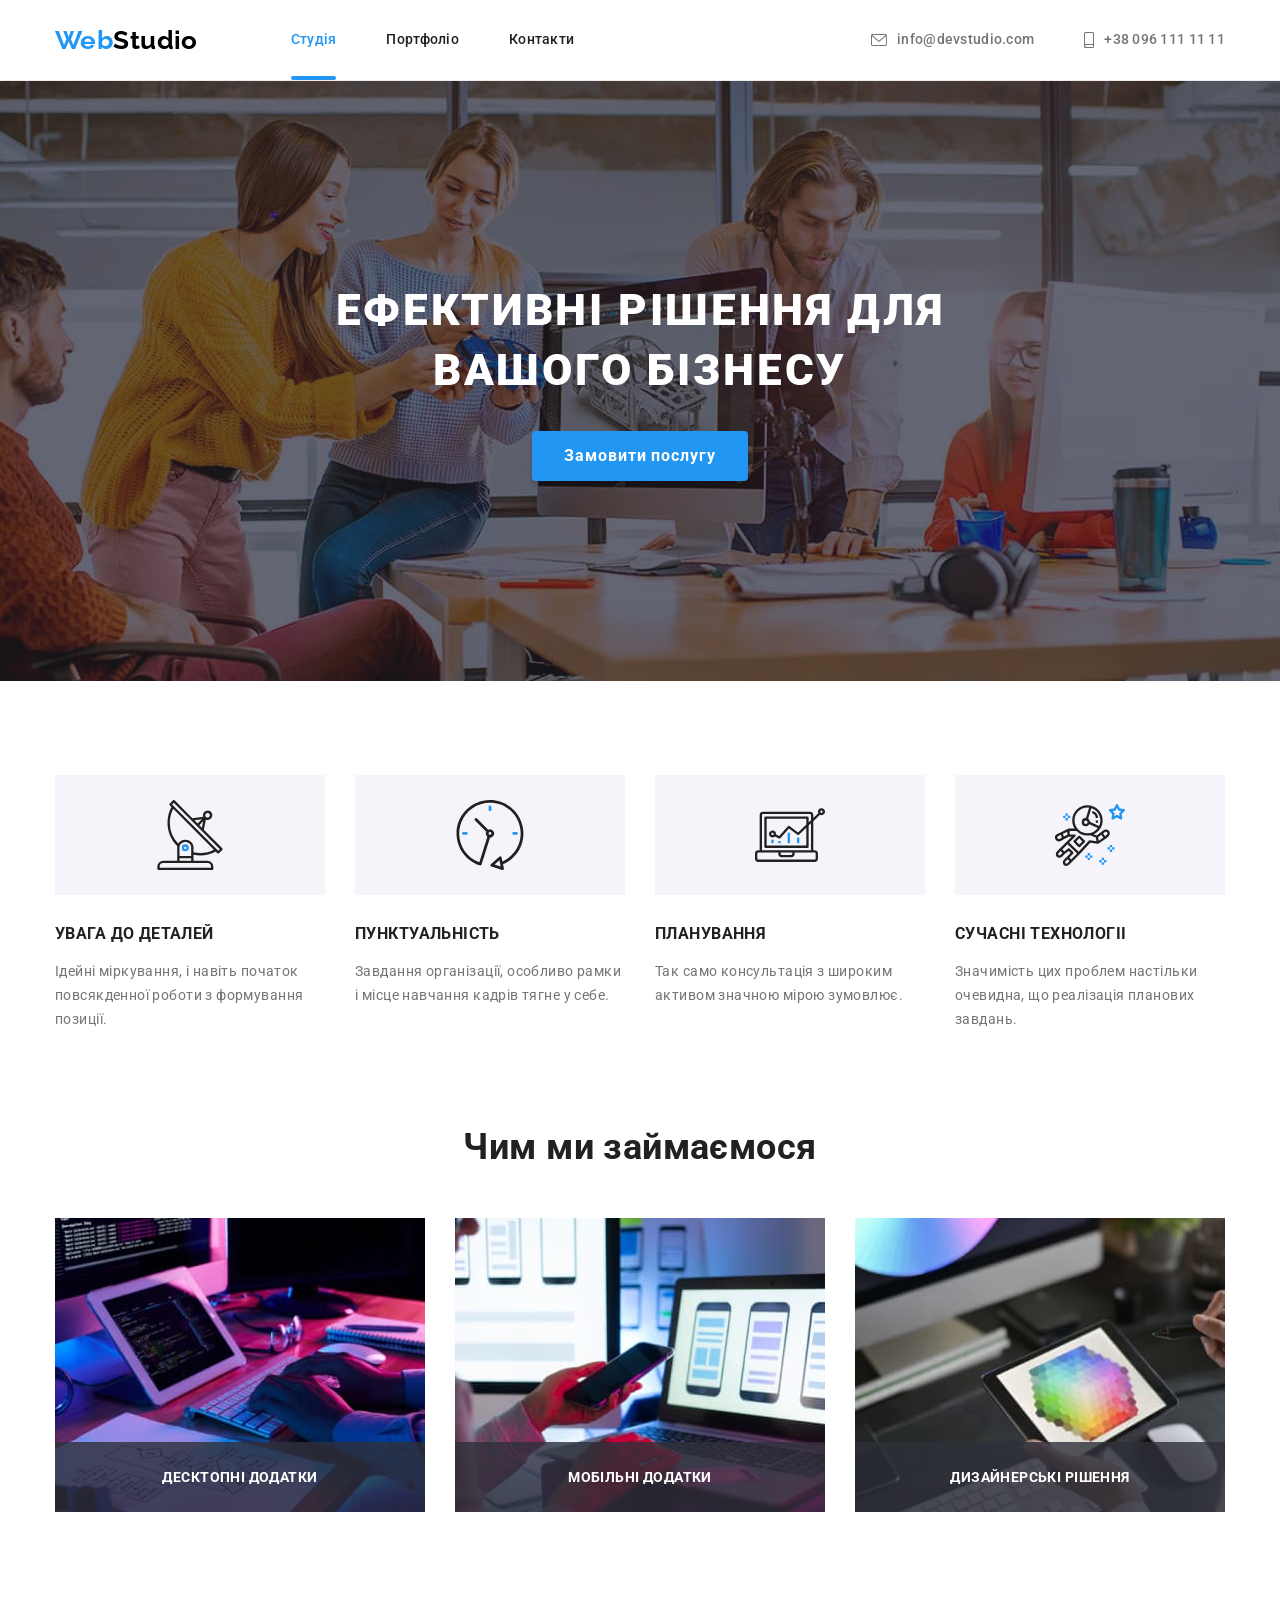
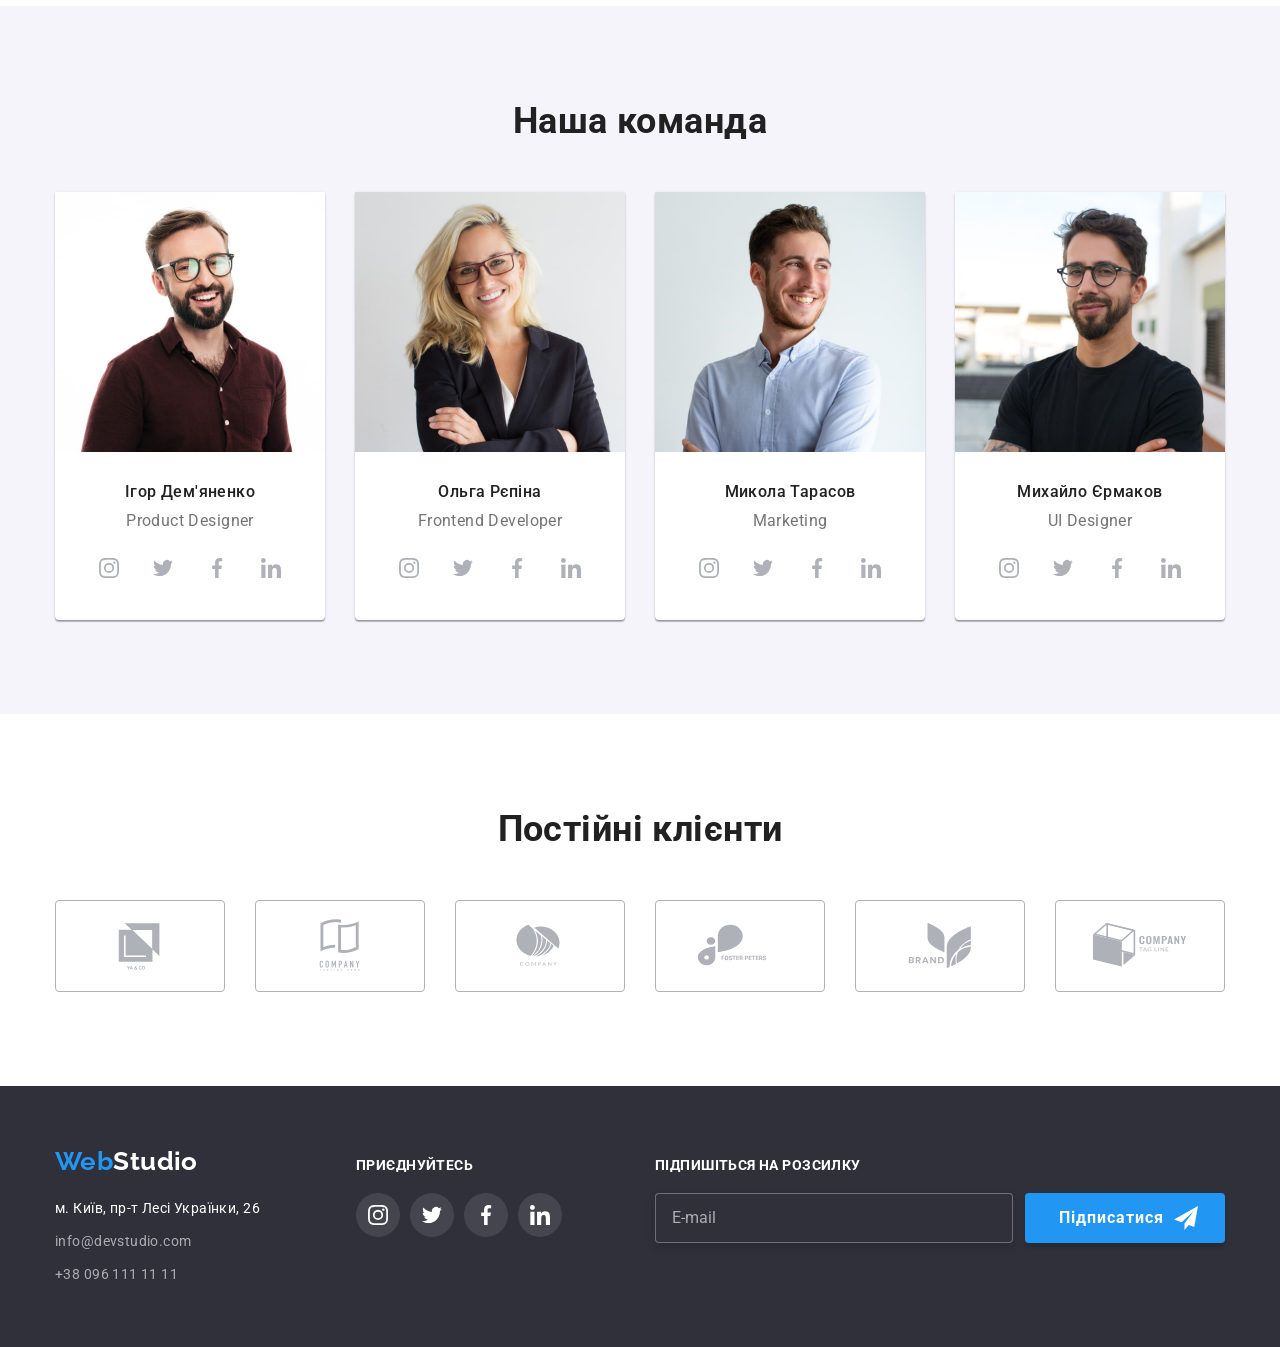
<file: index.html>
<!DOCTYPE html>
<html lang="uk">
<head>
    <meta charset="UTF-8">
    <meta http-equiv="X-UA-Compatible" content="IE=edge">
    <meta name="viewport" content="width=device-width, initial-scale=1.0">
    <title>Document</title>
    <link rel="preconnect" href="https://fonts.googleapis.com">
    <link rel="preconnect" href="https://fonts.gstatic.com" crossorigin>
    <link href="https://fonts.googleapis.com/css2?family=Raleway:wght@700&family=Roboto:wght@400;500;700;900& class="list-cartadisplay=swap" rel="stylesheet">
    <link rel="stylesheet" href="https://cdnjs.cloudflare.com/ajax/libs/modern-normalize/1.1.0/modern-normalize.min.css">
    <link rel="stylesheet" href="./css/styles.css">
</head>
<body>
    <header class="border-header">
            <div class="container site-auth">
                <nav class="site-auth">
                    <a href="./index.html" class="logo"><span class="web">Web</span>Studio</a>
                    <ul class="site-naw list">
                        <li class="iten"><a href="./index.html" class="studio current">Студія</a></li>
                        <li class="iten"><a href="./portfolio.html" class="portfolio">Портфоліо</a></li>
                        <li class="iten"><a href="" class="contact">Контакти</a></li>
                    </ul>
                </nav>
                <ul class="auth-naw list">
                    <li class="iten">
                        <a href="mailto:info@devstudio.com" class="com">
                        <svg class="icon-naw1" width="16" height="12">
                        <use href="./images/icons.svg/symbol-defs(2).svg#icon-envelope"></use>
                        </svg>info@devstudio.com</a>
                    </li>
                    <li class="iten">
                        <a href="tel:+380961111111" class="tel">
                        <svg class="icon-naw2" width="10" height="16">
                        <use href="./images/icons.svg/symbol-defs(2).svg#icon-smartphone"></use>
                        </svg>+38 096 111 11 11</a>
                    </li>
                </ul>
            </div>
    </header>
    <main>
            <!--Шапка-->
        <section class="hero overlya">
                <div class="container">
                    <h1 class="hero-title">Ефективні рішення для вашого бізнесу</h1>
                    <button type="button" class="button-title" data-modal-open>Замовити послугу</button>
                </div>
        </section>
            <!--Особливості-->
        <section class="section">
                <div class="container">
                    <h2 class="visually-hidden">Наші переваги</h2>
                    <ul class="benefit list">
                        <li class="advantage">
                            <div class="advantage-icon">
                                <svg class="icon-benefit" widht="70" height="70">
                                    <use href="./images/icons.svg/symbol-defs(2).svg#icon-antenna"></use>
                                </svg>
                            </div>
                            <h3 class="titles">Увага до деталей</h3>
                            <p class="list-text">Ідейні міркування, і навіть початок повсякденної роботи з формування позиції.</p>
                        </li>
                        <li class="advantage">
                            <div class="advantage-icon">
                                <svg class="icon-benefit" widht="70" height="70">
                                    <use href="./images/icons.svg/symbol-defs(2).svg#icon-clock"></use>
                                </svg>
                            </div>
                            <h3 class="titles">Пунктуальність</h3>
                            <p class="list-text">Завдання організації, особливо рамки і місце навчання кадрів тягне у себе.</p>
                        </li>
                        <li class="advantage">
                            <div class="advantage-icon">
                                <svg class="icon-benefit" widht="70" height="70">
                                    <use href="./images/icons.svg/symbol-defs(2).svg#icon-diagram"></use>
                                </svg>
                            </div>
                            <h3 class="titles">Планування</h3>
                            <p class="list-text">Так само консультація з широким активом значною мірою зумовлює.</p>
                        </li>
                        <li class="advantage">
                            <div class="advantage-icon">
                                <svg class="icon-benefit" widht="70" height="70">
                                    <use href="./images/icons.svg/symbol-defs(2).svg#icon-astronaut"></use>
                                </svg>
                            </div>
                            <h3 class="titles">Сучасні технологіі</h3>
                            <p class="list-text">Значимість цих проблем настільки очевидна, що реалізація планових завдань.</p>
                        </li>
                    </ul>
                </div>
        </section>
            <!--Чим займаємося-->
        <section class="work">
                <div class="container">
                    <h2 class="work-title">Чим ми займаємося</h2>
                    <ul class="work-flex list">
                        <li class="position">
                            <div class="over">
                            <img src="./images/img.jpg" alt="Програмування" width="370">
                            <p class="over-title">Десктопні додатки</p>
                            </div>
                        </li>
                        <li class="position">
                            <div class="over">
                            <img src="./images/img1.jpg" alt="Дизайн" width="370">
                            <p class="over-title">Мобільні додатки</p>
                            </div>
                        </li>
                        <li class="position">
                            <div class="over">
                            <img src="./images/img2.jpg" alt="Креслення" width="370">
                            <p class="over-title">Дизайнерські рішення</p>
                            </div>
                        </li>
                    </ul>
                </div>
        </section>
            <!--Наша команда-->
        <section class="section team">
                <div class="container">
                    <h2 class="team-title">Наша команда</h2>
                    <ul class="team-carta list">
                        <li class=carta-team>
                            <img src="./images/img3.jpg" alt="Фото Ігор Демяненко" width="270">
                            <div class="carta-blok">
                                <h3 class="name">Ігор Дем'яненко</h3>
                                <p class="profession" lang="en">Product Designer</p>
                                <ul class="icon-blok list">
                                    <li class="blok-social">
                                        <a href="" class="fon-icon">
                                            <svg class="centr" width="20" height="20">
                                                <use href="./images/icons.svg/symbol-defs(2).svg#icon-instagram"></use>
                                            </svg>
                                        </a>
                                    </li>
                                    <li class="blok-social">
                                        <a href="" class="fon-icon">
                                            <svg class="centr" width="20" height="20">
                                                <use href="./images/icons.svg/symbol-defs(2).svg#icon-twitter"></use>
                                            </svg>
                                        </a>
                                    </li>
                                    <li class="blok-social">
                                        <a href="" class="fon-icon">
                                            <svg class="centr" width="20" height="20">
                                                <use href="./images/icons.svg/symbol-defs(2).svg#icon-facebook"></use>
                                            </svg>
                                        </a>
                                    </li>
                                    <li class="blok-social">
                                        <a href="" class="fon-icon">
                                            <svg class="centr" width="20" height="20">
                                                <use href="./images/icons.svg/symbol-defs(2).svg#icon-linkedin"></use>
                                            </svg>
                                        </a>
                                    </li>
                                </ul>
                            </div>
                        </li>
                        <li class="carta-team">
                            <img src="./images/img4.jpg" alt="Фото Ольга репіна" width="270">
                            <div class="carta-blok">
                                <h3 class="name">Ольга Рєпіна</h3>
                                <p class="profession" lang="en">Frontend Developer</p>
                                <ul class="icon-blok list">
                                    <li class="blok-social">
                                        <a href="" class="fon-icon">
                                            <svg class="centr" width="20" height="20">
                                                <use href="./images/icons.svg/symbol-defs(2).svg#icon-instagram"></use>
                                            </svg>
                                        </a>
                                    </li>
                                    <li class="blok-social">
                                        <a href="" class="fon-icon">
                                            <svg class="centr" width="20" height="20">
                                                <use href="./images/icons.svg/symbol-defs(2).svg#icon-twitter"></use>
                                            </svg>
                                        </a>
                                    </li>
                                    <li class="blok-social">
                                        <a href="" class="fon-icon">
                                            <svg class="centr" width="20" height="20">
                                                <use href="./images/icons.svg/symbol-defs(2).svg#icon-facebook"></use>
                                            </svg>
                                        </a>
                                    </li>
                                    <li class="blok-social">
                                        <a href="" class="fon-icon">
                                            <svg class="centr" width="20" height="20">
                                                <use href="./images/icons.svg/symbol-defs(2).svg#icon-linkedin"></use>
                                            </svg>
                                        </a>
                                    </li>
                                </ul>
                            </div>
                        </li>
                        <li class="carta-team">
                            <img src="./images/img5.jpg" alt="Фото Микола Тарасов" width="270">
                            <div class="carta-blok">
                                <h3 class="name">Микола Тарасов</h3>
                                <p class="profession" lang="en">Marketing</p>
                                <ul class="icon-blok list">
                                    <li class="blok-social">
                                        <a href="" class="fon-icon">
                                            <svg class="centr" width="20" height="20">
                                                <use href="./images/icons.svg/symbol-defs(2).svg#icon-instagram"></use>
                                            </svg>
                                        </a>
                                    </li>
                                    <li class="blok-social">
                                        <a href="" class="fon-icon">
                                            <svg class="centr" width="20" height="20">
                                                <use href="./images/icons.svg/symbol-defs(2).svg#icon-twitter"></use>
                                            </svg>
                                        </a>
                                    </li>
                                    <li class="blok-social">
                                        <a href="" class="fon-icon">
                                            <svg class="centr" width="20" height="20">
                                                <use href="./images/icons.svg/symbol-defs(2).svg#icon-facebook"></use>
                                            </svg>
                                        </a>
                                    </li>
                                    <li class="blok-social">
                                        <a href="" class="fon-icon">
                                            <svg class="centr" width="20" height="20">
                                                <use href="./images/icons.svg/symbol-defs(2).svg#icon-linkedin"></use>
                                            </svg>
                                        </a>
                                    </li>
                                </ul>
                            </div>
                        </li>
                        <li class="carta-team">
                            <img src="./images/img6.jpg" alt="Фото Михайло Єрмаков" width="270">
                            <div class="carta-blok">
                                <h3 class="name">Михайло Єрмаков</h3>
                                <p class="profession" lang="en">UI Designer</p>
                                <ul class="icon-blok list">
                                    <li class="blok-social">
                                        <a href="" class="fon-icon">
                                            <svg class="centr" width="20" height="20">
                                                <use href="./images/icons.svg/symbol-defs(2).svg#icon-instagram"></use>
                                            </svg>
                                        </a>
                                    </li>
                                    <li class="blok-social">
                                        <a href="" class="fon-icon">
                                            <svg class="centr" width="20" height="20">
                                                <use href="./images/icons.svg/symbol-defs(2).svg#icon-twitter"></use>
                                            </svg>
                                        </a>
                                    </li>
                                    <li class="blok-social">
                                        <a href="" class="fon-icon">
                                            <svg class="centr" width="20" height="20">
                                                <use href="./images/icons.svg/symbol-defs(2).svg#icon-facebook"></use>
                                            </svg>
                                        </a>
                                    </li>
                                    <li class="blok-social">
                                        <a href="" class="fon-icon">
                                            <svg class="centr" width="20" height="20">
                                                <use href="./images/icons.svg/symbol-defs(2).svg#icon-linkedin"></use>
                                            </svg>
                                        </a>
                                    </li>
                                </ul>
                            </div>
                        </li>
                    </ul>
                </div>
        </section>
            <!--Постійні клієнти-->
        <section class="section">
                <div class="container">
                    <h2 class="client-title">Постійні клієнти</h2>
                    <ul class="logo-client list">
                        <li class="client-border">
                            <a href="" class="logo-container">
                                <svg class="client-icon" width="106" height="60">
                                    <use href="./images/icons.svg/symbol-defs(2).svg#icon-logo1"></use>
                                </svg>
                            </a>
                        </li>
                        <li class="client-border">
                            <a href="" class="logo-container">
                                <svg class="client-icon" width="106" height="60">
                                    <use href="./images/icons.svg/symbol-defs(2).svg#icon-logo2"></use>
                                </svg>
                            </a>
                        </li>
                        <li class="client-border">
                            <a href="" class="logo-container">
                                <svg class="client-icon" width="106" height="60">
                                    <use href="./images/icons.svg/symbol-defs(2).svg#icon-logo3"></use>
                                </svg>
                            </a>
                        </li>
                        <li class="client-border">
                            <a href="" class="logo-container">
                                <svg class="client-icon" width="106" height="60">
                                    <use href="./images/icons.svg/symbol-defs(2).svg#icon-logo4"></use>
                                </svg>
                            </a>
                        </li>
                        <li class="client-border">
                            <a href="" class="logo-container">
                                <svg class="client-icon" width="106" height="60">
                                    <use href="./images/icons.svg/symbol-defs(2).svg#icon-logo5"></use>
                                </svg>
                            </a>
                        </li>
                        <li class="client-border">
                            <a href="" class="logo-container">
                                <svg class="client-icon" width="106" height="60">
                                        <use href="./images/icons.svg/symbol-defs(2).svg#icon-logo6"></use>
                                 </svg>
                            </a>
                        </li>
                    </ul>
                </div>
        </section>
    </main>
        <!--Футер-->
    <footer class="footer">
            <div class="container logo-social">
                <div class="blok-footer">
                    <a href="./index.html" class="logo-studio"><span class="web">Web</span>Studio</a>
                    <address class="addres-footer">
                        <ul class="footer-addres list">
                            <li class="list-footer"><a href="https://goo.gl/maps/CPtrU1FHBa2aNyZL9" target="_blank" rel="noopener noreferrer nofollow" class="address">м. Київ, пр-т Лесі Українки, 26</a></li>
                            <li class="list-footer"><a href="mailto:info@devstudio.com" class="info">info@devstudio.com</a></li>
                            <li class="list-footer"><a href="tel:+380961111111" class="telefon">+38 096 111 11 11</a></li>
                        </ul>
                    </address>
                </div>
                <div class="blok-footer">
                    <p class="footer-text">приєднуйтесь</p>
                    <ul class="icon-footer list">
                        <li class="social-blok">
                            <a href="" class="icon-fon">
                                <svg class="centr-icon" width="20" height="20">
                                    <use href="./images/icons.svg/symbol-defs(2).svg#icon-instagram"></use>
                                </svg>
                            </a>
                        </li>
                        <li class="social-blok">
                            <a href="" class="icon-fon">
                                <svg class="centr-icon" width="20" height="20">
                                    <use href="./images/icons.svg/symbol-defs(2).svg#icon-twitter"></use>
                                </svg>
                            </a>
                        </li>
                        <li class="social-blok">
                            <a href="" class="icon-fon">
                                <svg class="centr-icon" width="20" height="20">
                                    <use href="./images/icons.svg/symbol-defs(2).svg#icon-facebook"></use>
                                </svg>
                            </a>
                        </li>
                        <li class="social-blok">
                            <a href="" class="icon-fon">
                                <svg class="centr-icon" width="20" height="20">
                                    <use href="./images/icons.svg/symbol-defs(2).svg#icon-linkedin"></use>
                                </svg>
                            </a>
                        </li>
                    </ul>
                </div>
                <form name="footer-form" class="blok-form">
                    <p class="footer-text">Підпишіться на розсилку</p>
                    <div class="telegram-list">
                        <label class="mail-input">
                            <input type="email" name="mail" class="form-input" placeholder="E-mail">
                        </label>
                        <button type="button" class="footer-button">Підписатися
                            <svg class="button-icon" width="24" height="24">
                                <use href="./images/icons.svg/symbol-defs(3).svg#icon-icon-send"></use>
                            </svg>
                        </button>
                    </div>
                </form>
            </div>
    </footer>
        <!--Модалка-->
    <div class="backdrop is-hidden" data-modal>
        <form class="modal">
            <button class="close" data-modal-close>
              <svg class="modal-close" width="18" height="18">
                  <use href="./images/icons.svg/symbol-defs1.svg#icon-close-black-18dpsvg"></use>
              </svg>
            </button>
            <p class="modal-title">Залиште свої дані, ми вам передзвонимо</p>
            <div class="modal-blok">
                <label class="modal-label">Ім'я
                    <input type="text" name="name" class="modal-input" autocomplete="name">
                    <svg class="modal-icon" width="18" height="18">
                        <use href="./images/icons.svg/symbol-defs(3).svg#icon-person-black-18dp-1"></use>
                    </svg>
                </label>
            </div>
            <div class="modal-blok">
                <label class="modal-label">Телефон
                    <input type="tel" name="tel" class="modal-input">
                    <svg class="modal-icon" width="18" height="18">
                        <use href="./images/icons.svg/symbol-defs(3).svg#icon-phone-black-18dp-1"></use>
                    </svg>
                </label>
            </div>
            <div class="modal-blok">
                <label class="modal-label">Пошта
                    <input type="email" name="email" class="modal-input" autocomplete="email">
                    <svg class="modal-icon" width="18" height="18">
                        <use href="./images/icons.svg/symbol-defs(3).svg#icon-icon-send-2"></use>
                    </svg>
                </label>
            </div>
            <div class="modal-textarea">
                <label class="modal-label">Коментар
                    <textarea name="coment" class="modal-text" placeholder="Введіть текст"></textarea>
                </label>
            </div>
            <div class="modal-topic">
                <label class="modal-contract">
                    <input class="checkbox"  type="checkbox" name="topic" value="contract">
                    <svg class="modal-checkbox" width="16" height="15">
                        <use href="./images/icons.svg/symbol-defs(3).svg#icon-icon-check"></use>
                    </svg>
                    Погоджуюся з розсилкою та приймаю<a class="conditions" href="#">Умови договору</a>
                </label>
            </div>
            <div class="modal-button">
                <button type="submit" class="button-send">Відправити</button>
            </div>
        <form>
    </div>
    <script src="./js/modal.js"></script>
</body>
</html>
</file>
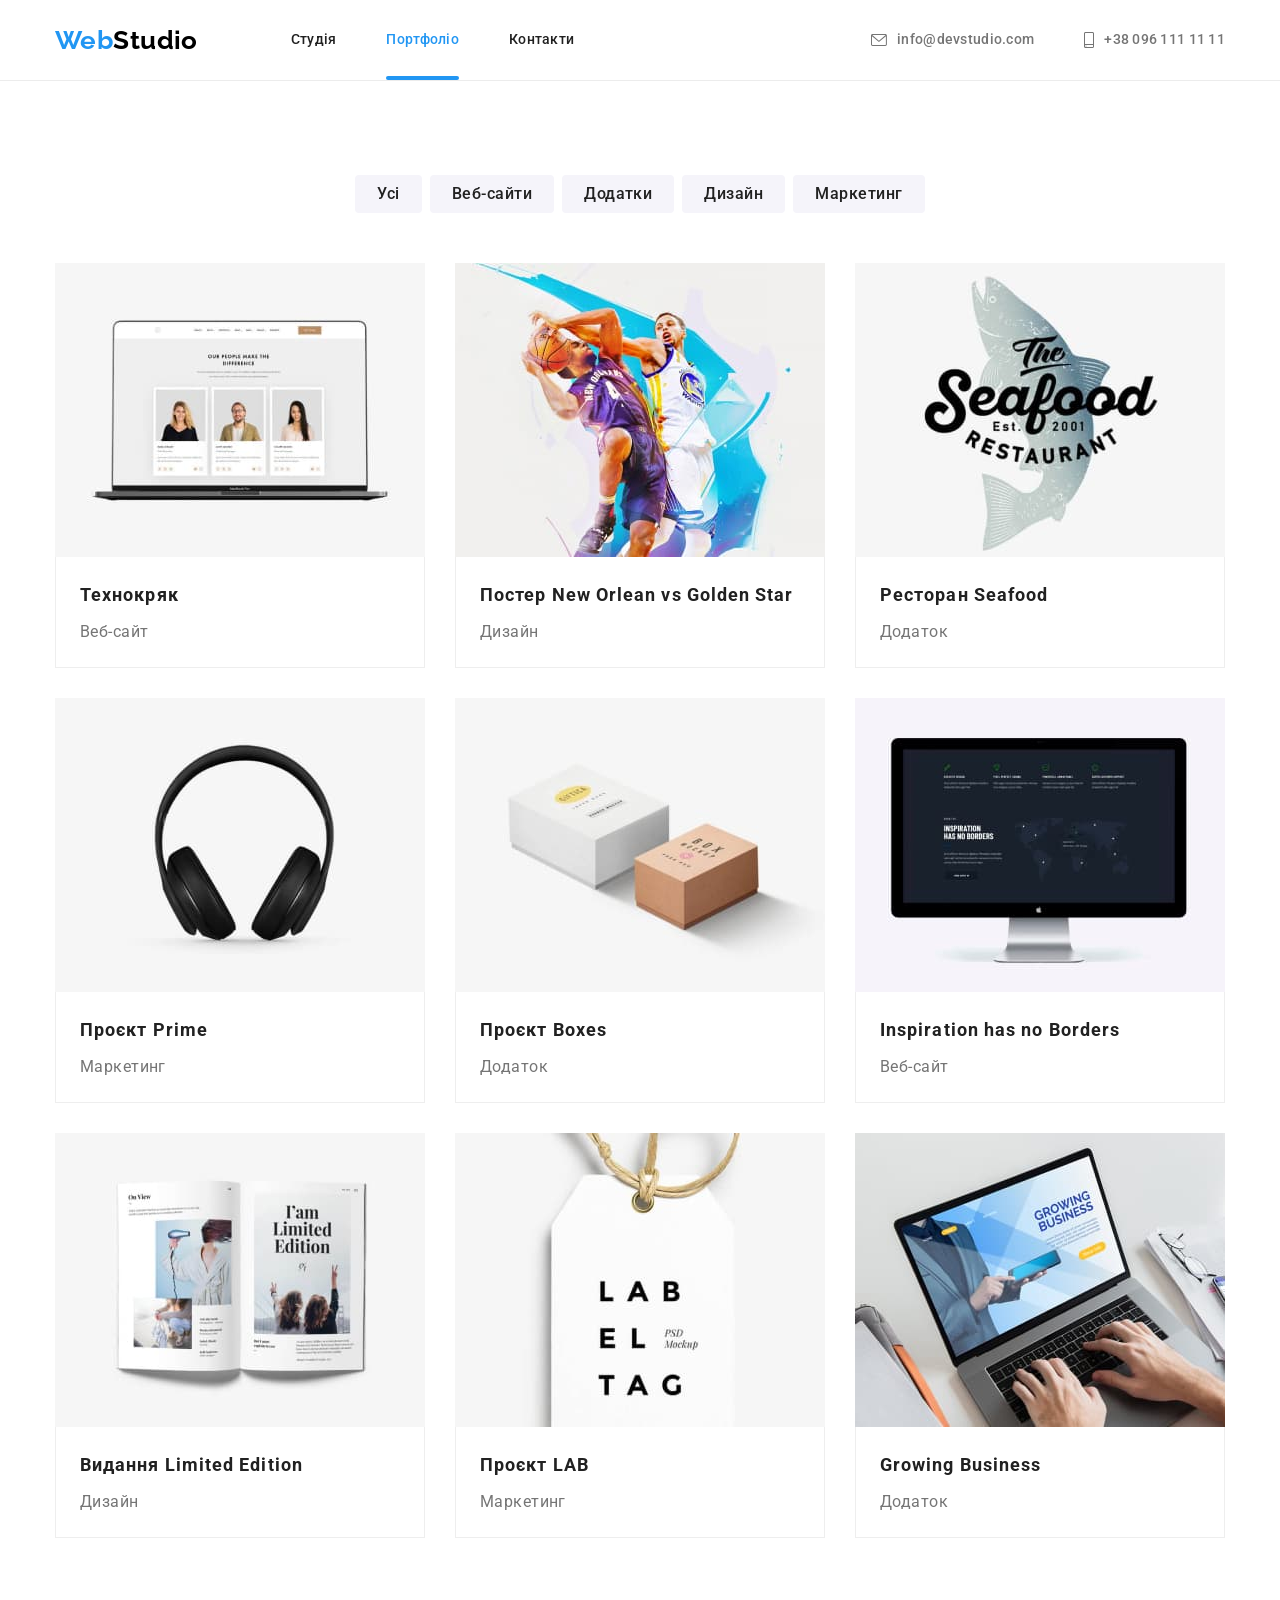
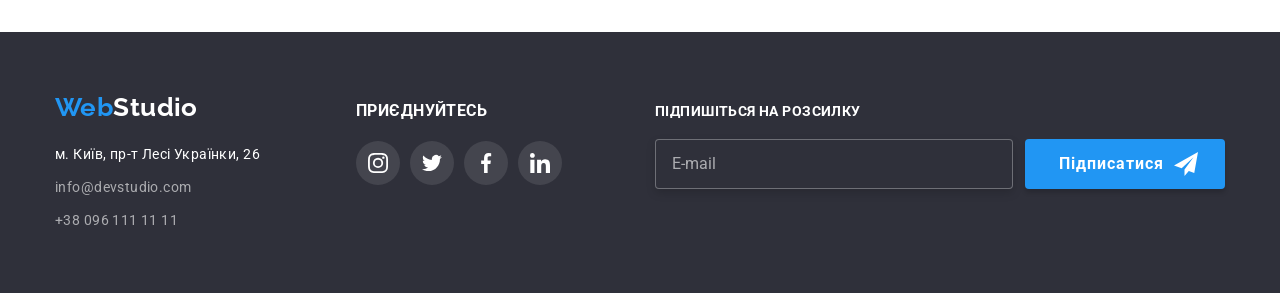
<file: portfolio.html>
<!DOCTYPE html>
<html lang="uk">
<head>
    <meta charset="UTF-8">
    <meta http-equiv="X-UA-Compatible" content="IE=edge">
    <meta name="viewport" content="width=device-width, initial-scale=1.0">
    <title>Document</title>
    <link rel="preconnect" href="https://fonts.googleapis.com">
    <link rel="preconnect" href="https://fonts.gstatic.com" crossorigin>
    <link href="https://fonts.googleapis.com/css2?family=Raleway:wght@700&family=Roboto:wght@400;500;700;900&display=swap" rel="stylesheet">
    <link rel="stylesheet" href="https://cdnjs.cloudflare.com/ajax/libs/modern-normalize/1.1.0/modern-normalize.min.css">
    <link rel="stylesheet" href="./css/styles.css">
</head>
<body>
    <header class="border-header">
        <div class="container site-auth">
            <nav class="site-auth">
                <a href="./index.html" class="logo"><span class="web">Web</span>Studio</a>
                <ul class="site-naw list">
                    <li class="iten"><a href="./index.html" class="studio">Студія</a></li>
                    <li class="iten"><a href="./portfolio.html" class="portfolio current">Портфоліо</a></li>
                    <li class="iten"><a href="#" class="contact">Контакти</a></li>
                </ul>
            </nav>
            <ul class="auth-naw list">
                <li class="iten">
                    <a href="mailto:info@devstudio.com" class="com">
                    <svg class="icon-naw1" width="16" height="12">
                    <use href="./images/icons.svg/symbol-defs(2).svg#icon-envelope"></use>
                    </svg>info@devstudio.com</a>
                </li>
                <li class="iten">
                    <a href="tel:+380961111111" class="tel">
                    <svg class="icon-naw2" width="10" height="16">
                    <use href="./images/icons.svg/symbol-defs(2).svg#icon-smartphone"></use>
                    </svg>+38 096 111 11 11</a>
                </li>
            </ul>
        </div>
    </header>
    <main>
        <section class="section">
            <div class="container">
                <h1 class="visually-hidden">Проекти</h1>
                <ul class="menu list">
                    <li class="menu-button"><button type="button" class="button">Усі</button></li>
                    <li class="menu-button"><button type="button" class="button">Веб-сайти</button></li>
                    <li class="menu-button"><button type="button" class="button">Додатки</button></li>
                    <li class="menu-button"><button type="button" class="button">Дизайн</button></li>
                    <li class="menu-button"><button type="button" class="button">Маркетинг</button></li>
                </ul>
                <ul class="flex-container list">
                    <li class="flex-carta">
                        <a class="carta-link" href="">
                            <div class="overlay">
                                <img src="./images/img7.jpg" alt="Екран веб-сайта" width="370" height="294">
                                <p class="overlay-text">Ресурс пропонує комплексні пропозиції з різним рівнем функціоналу та сервісів.
                                 Все це дозволить відвідувачу отримати вичерпні відомості про компанію чи приватну особу.
                                </p>
                            </div>
                            <div class="carta">
                                <h3 class="text-title">Технокряк</h3>
                                <p class="paragraph">Веб-сайт</p>
                            </div>
                        </a>
                    </li>
                    <li class="flex-carta">
                        <a class="carta-link" href="">
                            <div class="overlay">
                                <img src="./images/img8.jpg" alt="Гра в баскетбол" width="370" height="294">
                                <p class="overlay-text">Ресурс пропонує комплексні пропозиції з різним рівнем функціоналу та сервісів.
                                 Все це дозволить відвідувачу отримати вичерпні відомості про компанію чи приватну особу.
                                </p>
                            </div>
                            <div class="carta">
                                <h3 class="text-title">Постер New Orlean vs Golden Star</h3>
                                <p class="paragraph">Дизайн</p>
                            </div>
                        </a>                        
                    </li>
                    <li class="flex-carta">
                        <a class="carta-link" href="">
                            <div class="overlay">
                                <img src="./images/img9.jpg" alt="Заставка додатку" width="370" height="294">
                                <p class="overlay-text">Ресурс пропонує комплексні пропозиції з різним рівнем функціоналу та сервісів.
                                 Все це дозволить відвідувачу отримати вичерпні відомості про компанію чи приватну особу.
                                </p>
                            </div>
                            <div class="carta">
                                <h3 class="text-title">Ресторан Seafood</h3>
                                <p class="paragraph">Додаток</p>
                            </div>
                        </a>
                    </li>
                    <li class="flex-carta">
                        <a class="carta-link" href="">
                            <div class="overlay">
                                <img src="./images/img10.jpg" alt="Зображення наушників" width="370" height="294">
                                <p class="overlay-text">Ресурс пропонує комплексні пропозиції з різним рівнем функціоналу та сервісів.
                                 Все це дозволить відвідувачу отримати вичерпні відомості про компанію чи приватну особу.
                                </p>
                            </div>
                            <div class="carta">
                                <h3 class="text-title">Проєкт Prime</h3>
                                <p class="paragraph">Маркетинг</p>
                            </div>
                        </a>
                    </li>
                    <li class="flex-carta">
                        <a class="carta-link" href="">
                            <div class="overlay">
                                <img src="./images/img11.jpg" alt="Зображення боксів" width="370" height="294">
                                <p class="overlay-text">Ресурс пропонує комплексні пропозиції з різним рівнем функціоналу та сервісів.
                                 Все це дозволить відвідувачу отримати вичерпні відомості про компанію чи приватну особу.
                                </p>
                            </div>
                            <div class="carta">
                                <h3 class="text-title">Проєкт Boxes</h3>
                                <p class="paragraph">Додаток</p>
                            </div>
                        </a>
                    </li>
                    <li class="flex-carta">
                        <a class="carta-link" href="">
                            <div class="overlay">
                                <img src="./images/img12.jpg" alt="Монітор з відкритим веб-сайтом" width="370" height="294">
                                <p class="overlay-text">Ресурс пропонує комплексні пропозиції з різним рівнем функціоналу та сервісів.
                                 Все це дозволить відвідувачу отримати вичерпні відомості про компанію чи приватну особу.
                                </p>
                            </div>
                            <div class="carta">
                                <h3 class="text-title">Inspiration has no Borders</h3>
                                <p class="paragraph">Веб-сайт</p>
                            </div>
                        </a>
                    </li>
                    <li class="flex-carta">
                        <a class="carta-link" href="">
                            <div class="overlay">
                                <img src="./images/img13.jpg" alt="Дизайн брошури" width="370" height="294">
                                <p class="overlay-text">Ресурс пропонує комплексні пропозиції з різним рівнем функціоналу та сервісів.
                                 Все це дозволить відвідувачу отримати вичерпні відомості про компанію чи приватну особу.
                                </p>
                            </div>
                            <div class="carta">
                                <h3 class="text-title">Видання Limited Edition</h3>
                                <p class="paragraph">Дизайн</p>
                            </div>
                        </a>
                    </li>
                    <li class="flex-carta">
                        <a class="carta-link" href="">
                            <div class="overlay">
                                <img src="./images/img14.jpg" alt="Зображення лого" width="370" height="294">
                                <p class="overlay-text">Ресурс пропонує комплексні пропозиції з різним рівнем функціоналу та сервісів.
                                 Все це дозволить відвідувачу отримати вичерпні відомості про компанію чи приватну особу.
                                </p>
                            </div>
                            <div class="carta">
                                <h3 class="text-title">Проєкт LAB</h3>
                                <p class="paragraph">Маркетинг</p>
                            </div>
                        </a>
                    </li>
                    <li class="flex-carta">
                        <a class="carta-link" href="">
                            <div class="overlay">
                                <img src="./images/img15.jpg" alt="Зображення додатку в ноутбукі" width="370" height="294">
                                <p class="overlay-text">Ресурс пропонує комплексні пропозиції з різним рівнем функціоналу та сервісів.
                                 Все це дозволить відвідувачу отримати вичерпні відомості про компанію чи приватну особу.
                                </p>
                            </div>
                            <div class="carta">
                                <h3 class="text-title">Growing Business</h3>
                                <p class="paragraph">Додаток</p>
                            </div>
                        </a>
                    </li>
                </ul>
            </div>
        </section>
    </main>
     <!--Футер-->
    <footer class="footer">
        <div class="container logo-social">
            <div class="blok-footer">
                <a href="./index.html" class="logo-studio"><span class="web">Web</span>Studio</a>
                <address class="addres-footer">
                    <ul class="footer-addres list">
                        <li class="list-footer"><a href="https://goo.gl/maps/CPtrU1FHBa2aNyZL9" target="_blank" rel="noopener noreferrer nofollow" class="address">м. Київ, пр-т Лесі Українки, 26</a></li>
                        <li class="list-footer"><a href="mailto:info@devstudio.com" class="info">info@devstudio.com</a></li>
                        <li class="list-footer"><a href="tel:+380961111111" class="telefon">+38 096 111 11 11</a></li>
                    </ul>
                </address>
            </div>
            <div class="blok-footer">
                <h3 class="footer-text">приєднуйтесь</h3>
                <ul class="icon-footer list">
                    <li class="social-blok">
                        <a href="" class="icon-fon">
                            <svg class="centr-icon" width="20" height="20">
                                <use href="./images/icons.svg/symbol-defs(2).svg#icon-instagram"></use>
                            </svg>
                        </a>
                    </li>
                    <li class="social-blok">
                        <a href="" class="icon-fon">
                            <svg class="centr-icon" width="20" height="20">
                                <use href="./images/icons.svg/symbol-defs(2).svg#icon-twitter"></use>
                            </svg>
                        </a>
                    </li>
                    <li class="social-blok">
                        <a href="" class="icon-fon">
                            <svg class="centr-icon" width="20" height="20">
                                <use href="./images/icons.svg/symbol-defs(2).svg#icon-facebook"></use>
                            </svg>
                        </a>
                    </li>
                    <li class="social-blok">
                        <a href="" class="icon-fon">
                            <svg class="centr-icon" width="20" height="20">
                                <use href="./images/icons.svg/symbol-defs(2).svg#icon-linkedin"></use>
                            </svg>
                        </a>
                    </li>
                </ul>
            </div>
            <form name="footer-form" class="blok-form">
                <p class="footer-text">Підпишіться на розсилку</p>
                <div class="telegram-list">
                    <label class="mail-input">
                        <input type="email" name="mail" class="form-input" placeholder="E-mail">
                    </label>
                    <button type="button" class="footer-button">Підписатися
                        <svg class="button-icon" width="24" height="24">
                            <use href="./images/icons.svg/symbol-defs(3).svg#icon-icon-send"></use>
                        </svg>
                    </button>
                </div>
            </form>
        </div>
    </footer>
</body>
</html>
</file>
<file: css/styles.css>
:root {
    --primary-text-color: #000000;
    --title-text-color: #212121;
    --accent-color: #2196F3;
    --list-text-color: #757575;
    --primary-bg-color: #FFFFFF;
    --text-color: #FFFFFF;
    --second-bg-color: #F5F4FA;
    --hero-bg-color: #2F303A;
    --button-bg-color: #188CE8;
    --mail-tel-color:  rgba(255, 255, 255, 0.6);
    --border-header-color: #ECECEC;
    --border-carta-color: #EEEEEE;
    --icona-client-color: #AFB1B8;
}

body {
    background: var(--primary-bg-color);

    font-family: Roboto, sans-serif;
    font-size: 14px;
    letter-spacing: 0.03em;
}
img {
    display: block;
    width: 100%;
    height: auto;
}
.list {
    padding: 0;
    margin: 0;
    list-style: none;
}
.container {
    width: 1200px;
    padding-left: 15px;
    padding-right: 15px;
    margin: 0 auto;
}

/* хедер */

.border-header {
    border-bottom: 1px solid var(--border-header-color);
}
.site-auth {
    display: flex;
    align-items: center;
}

.logo {
    margin-right: 93px;

    color: var( --primary-text-colo);

    font-family: Raleway, sans-serif;
    font-weight: 700;
    font-size: 26px;
    line-height: 1.19;
    text-decoration: none;
}
.web {
    color: var(--accent-color);

    font-family: Raleway, sans-serif;
    font-size: 26px;
    line-height: 1.19;
}
/* site-naw */
.site-naw {
    display: flex;
} 
/* останній дитині - зняти */
.site-naw .iten + .iten {
    margin-left: 50px;
}
.site-naw .studio,
.site-naw .portfolio,
.site-naw .contact {
    position: relative;
    display: block;
    padding-top: 32px;
    padding-bottom: 32px;

    color: var(--title-text-color);

    font-weight: 500;
    line-height: 1.14;
    letter-spacing: 0.02em;
    text-decoration: none;
    
    transition-property: color;
    transition-duration: 250ms;
    transition-timing-function: cubic-bezier(0.4, 0, 0.2, 1);
}

.studio:hover,
.studio:focus,
.portfolio:hover,
.portfolio:focus,
.contact:hover,
.contact:focus {
    color: var( --accent-color);

}
.studio.current {
    color: var( --accent-color);
}
.studio.current::after, 
.portfolio.current::after,
.contact.current::after {
    display: block;
    content: '';
    position: absolute;
    width: 100%;
    height: 4px;
    left: 0;
    bottom: 0;
    
    background-color: var(--accent-color);
    border-radius: 2px;
}



/* contakt */

.auth-naw {
    display: flex;
    margin-left: auto;
}

.auth-naw .iten + .iten{
    margin-left: 50px;
}
.tel,
.com {
    display: inline-flex;
    align-items: center;
    padding-top: 32px;
    padding-bottom: 32px;

    color: var(--list-text-color);

    font-weight: 500;
    line-height: 1.14;
    letter-spacing: 0.02em;
    text-decoration: none;

    transition-property: color;
    transition-duration: 250ms;
    transition-timing-function: cubic-bezier(0.4, 0, 0.2, 1);
}
.tel:hover,
.com:hover,
.tel:focus,
.com:focus,
.icon-naw1:hover,
.icon-naw2:hover,
.icon-naw1:focus,
.icon-naw2:focus {
    color: var( --accent-color);

}
.icon-naw1,
.icon-naw2 {
    margin-right: 10px;
    align-items: center;
    fill: var(--list-text-color);
    fill: currentColor;
}


/* Шапка- */

.hero{
    padding-top: 200px;
    padding-bottom: 200px;
    background-color: var(--hero-bg-color);

    text-align: center;
}

.overlya {
    height: 600px;
    max-width: 1600px;
    margin-left: auto;
    margin-right: auto;
    background-image: linear-gradient(to right,
    rgba(47, 48, 58, 0.4),
    rgba(47, 48, 58, 0.4)), 
    url('../images/img_fon.jpg');
    background-repeat: no-repeat;
    background-position: center;
    background-size: cover;
}
.hero-title {
    width: 696px;
    margin-top: 0;
    margin-bottom: 30px;
    margin-left: auto;
    margin-right: auto;

    color: var(--text-color);

    font-weight: 900;
    font-size: 44px;
    line-height: 1.36;
    letter-spacing: 0.06em;
    text-transform: uppercase;
}

.button-title {
    border: none;
    border-radius: 4px;
    text-align: center;
    padding: 10px 32px;
    box-shadow: 0px 4px 4px rgba(0, 0, 0, 0.15);

    color: var(--text-color);
    background-color: var(--accent-color);

    font-weight: 700;
    font-size: 16px;
    line-height: 1.88;
    letter-spacing: 0.06em;
    cursor: pointer;

    transition-property: background-color;
    transition-duration: 250ms;
    transition-timing-function: cubic-bezier(0.4, 0, 0.2, 1);

}
.button-title:hover,
.button-title:focus {
    background-color: var(--button-bg-color);
}

/* Особливості */

/* Скритий заголовок */
.visually-hidden {
    position: absolute;
    white-space: nowrap;
    width: 1px;
    height: 1px;
    overflow: hidden;
    border: 0;
    padding: 0;
    clip: rect(0 0 0 0);
    clip-path: inset(50%);
    margin: -1px;
  }

.section {
    padding-top: 94px;
    padding-bottom: 94px;
  }
.benefit {
    display: flex;
  
  }

.benefit .advantage {
    width: 270px;
  }

.benefit .advantage +.advantage {
    margin-left: 30px;
  }

.advantage-icon {
    display: flex;
    align-items: center;
    height: 120px;
    margin-bottom: 30px;

    background-color: var(--second-bg-color);
}

.list .titles {
    margin-top: 0;
    margin-bottom: 10;

    color: var(--title-text-color);

    font-weight: 700;
    line-height: 1.14;
    text-transform: uppercase;
}

.list-text {
    margin-top: 0;
    margin-bottom: 0;

    color: var(--list-text-color);

    line-height: 1.71;
}
/* Чим займаємось */

.work {
    padding-bottom: 94px;
}
.work-flex {
    display: flex;
}

.work-flex .position + .position {
    margin-left: 30px;
}
.work-title {
    margin-top: 0;
    margin-bottom: 50px;
    text-align: center;

    color: var(--title-text-color);

    font-weight: 700;
    font-size: 36px;
    line-height: 1.17;
}
.position {
    position: relative;
} 
.over::before {
    display: inline-block;
    position: absolute;
    content: '';
    width: 100%;
    height: 70px;
    bottom: 0;
    background-color: rgba(47, 48, 58, 0.8);
} 
 .over-title {
    position: absolute;
    bottom: 27px; 
    width: 100%;

    color: var(--text-color);
    font-weight: 700;
    line-height: 1.15;
    text-align: center;
    margin: 0;
    text-transform: uppercase
} 

/* Наша команда */


.team {
    background: var(--second-bg-color);
}
.team-carta {
    display: flex;
}
.team-carta .carta-team + .carta-team {
    margin-left: 30px;
}
.carta-team {
    background: var(--primary-bg-color);

    box-shadow: 0px 1px 3px rgba(0, 0, 0, 0.12),
    0px 1px 1px rgba(0, 0, 0, 0.14),
    0px 2px 1px rgba(0, 0, 0, 0.2);

    border-radius: 0px 0px 4px 4px;
}
.team-title {
    margin-top: 0;
    margin-bottom: 50px;
    text-align: center;

    color: var(--title-text-color);

    font-weight: 700;
    font-size: 36px;
    line-height: 1.17;
}
.name {
    margin-top: 0;
    margin-bottom: 0;

    color: var(--title-text-color);

    font-weight: 500;
    font-size: 16px;
    line-height: 1.19;
    text-align: center;
}
.profession {
    margin-top: 10px;
    margin-bottom: 0;

    color: var(--list-text-color);

    font-size: 16px;
    line-height: 1.19;
    text-align: center;
}
.carta-blok {
    padding-top: 30px;
    padding-bottom: 30px;
}
.icon-blok {
    display: flex;
    justify-content: center;
    margin-top: 16px;
}
.icon-blok .blok-social + .blok-social  {
    margin-left: 10px;
}

.fon-icon {
    display: flex;
    align-items: center;
    justify-content: center;
    width: 44px;
    height: 44px;
    border-radius: 50%;
    color: var(--icona-client-color);

    transition-property: color;
    transition-duration: 250ms;
    transition-timing-function: cubic-bezier(0.4, 0, 0.2, 1);
    
}
.fon-icon:hover,
.fon-icon:focus {
    background-color: var(--accent-color);
    color: var(--text-color);
}
.centr {
    fill: currentColor;
}

/* Постійні клієнти */

.client-title {
    margin-top: 0;
    margin-bottom: 50px;
    text-align: center;

    color: var(--title-text-color);

    font-weight: 700;
    font-size: 36px;
    line-height: 1.17;
}

.logo-client {
    display: flex;
}

.logo-client .client-border +.client-border {
    margin-left: 30px;
}

.logo-container {
    display: flex;
    justify-content: center;
    align-items: center;
    width: 170px;
    height: 92px;

    color: var(--icona-client-color);
    border: 1px solid var(--icona-client-color);
    border-radius: 4px;

    transition-property: color, border;
    transition-duration: 250ms;
    transition-timing-function: cubic-bezier(0.4, 0, 0.2, 1);

}

.client-icon {
    fill: currentColor;  
}

.logo-container:hover,
.logo-container:focus {
    color: var(--accent-color);
    border: 1px solid var(--accent-color);
}


 /* футер */
.footer {
    padding-top: 60px;
    padding-bottom: 60px;
    background: var(--hero-bg-color);
}
.logo-social {
    display: flex;
    align-items: baseline;
}

.logo-social .blok-footer + .blok-footer {
    margin-left: 70px;
}
.logo-studio {
    width: 145px;
    
    color: var(--text-color);

    font-family: Raleway, sans-serif;
    font-style: normal;
    font-weight: 700;
    font-size: 26px;
    line-height: 1.19px;
    text-decoration: none;
}

.addres-footer{
    margin-top: 20px;
    width: 231px;
}

.footer-addres .list-footer + .list-footer {
    margin-top: 9px;
}

.address{
    color: var(--text-color);

    font-style: normal;
    line-height: 1.71;
    text-decoration: none;
}
.info,
.telefon {
    color: var(--mail-tel-color);

    font-style: normal;
    line-height: 1.71;
    text-decoration: none;

    transition-property: color;
    transition-duration: 250ms;
    transition-timing-function: cubic-bezier(0.4, 0, 0.2, 1);
}
.info:hover,
.telefon:hover,
.info:focus,
.telefon:focus{
    color: var(--accent-color);
}

.footer-text {
    margin-top: 0;
    margin-bottom: 20px;

    color: var(--text-color);
    font-weight: 700;
    line-height: 1.15;
    text-transform: uppercase;
}
.icon-footer {
    display: flex;
}
.icon-footer .social-blok + .social-blok {
    margin-left: 10px;
}
.icon-fon {
    display: flex;
    align-items: center;
    justify-content: center;
    width: 44px;
    height: 44px;
    border-radius: 50%;

    background-color: rgba(255, 255, 255, 0.1);
    color: var(--text-color);

    transition-property: background-color;
    transition-duration: 250ms;
    transition-timing-function: cubic-bezier(0.4, 0, 0.2, 1);
}
.icon-fon:hover,
.icon-fon:focus {
    background-color: var(--accent-color);
}

.centr-icon {
    fill: currentColor;
}
.blok-form {
    margin-left: 93px;
    display: inline-block;
    

}
.telegram-list {
    display: flex;

}

.mail-input {
    width: 358px;
    height: 50px;

}

.form-input {
    width: 100%;
    height: 100%;
    padding: 15px 16px;

    border: 1px solid rgba(255, 255, 255, 0.3);
    filter: drop-shadow(0px 4px 4px rgba(0, 0, 0, 0.15));
    border-radius: 4px;
    background-color: var(--hero-bg-color);

}

.form-input::placeholder {
    font-size: 16px;
    line-height: 1.25;
    color: var(--mail-tel-color);
}

 .footer-button {
    width: 200px;
    border: none;
    box-shadow: 0px 4px 4px rgba(0, 0, 0, 0.15);
    border-radius: 4px;
    margin-left: 12px;

    font-weight: 700;
    font-size: 16px;
    line-height: 1.88;
    letter-spacing: 0.06em;
        
    display: flex;
    align-items: center;
    text-align: center;
    text-indent: 28px;
    cursor: pointer;
    
    background: var(--accent-color);
    color: var(--text-color);

    transition-property: background-color;
    transition-duration: 250ms;
    transition-timing-function: cubic-bezier(0.4, 0, 0.2, 1);
 }

 .footer-button:hover,
 .footer-button:focus {
    background-color: var(--button-bg-color);
 }
  .button-icon {
    margin-left: 10px;
  }

/* Портфоліо */


.site-naw .portfolio.current {
    color: var(--accent-color);
}

.menu {
    display: flex; 
    justify-content: center;
    margin-bottom: 50px;
}

.menu .menu-button + .menu-button {
    margin-left: 8px;
}


.button:hover,
.button:focus {
    color: var(--text-color);
    background-color: var(--accent-color);
    box-shadow: 0px 3px 1px rgba(0, 0, 0, 0.1),
    0px 1px 2px rgba(0, 0, 0, 0.08),
    0px 2px 2px rgba(0, 0, 0, 0.12);
}
.button {
    border: none;
    display: inline-block;
    border-radius: 4px;
    padding: 6px 22px;

    color: var(--title-text-color);
    background-color: var(--second-bg-color);

    font-weight: 500;
    font-size: 16px;
    line-height: 1.62;
    text-align: center;
    letter-spacing: 0.03em;
    cursor: pointer;
    
    transition-property: backgraund-color, color;
    transition-duration: 250ms;
    transition-timing-function: cubic-bezier(0.4, 0, 0.2, 1);
}
.flex-container {
    display: flex;
    flex-wrap: wrap;
}

.flex-carta {
    width: 370px;
}
.flex-carta:not(:nth-child(3n)) {
    margin-right: 30px;
}
.flex-carta:not(:nth-last-child(-n+3)) {
    margin-bottom: 30px;
}

.carta-link {
    display: block;
    text-decoration: none;
    
    transition-duration: 250ms;
    transition-timing-function: cubic-bezier(0.4, 0, 0.2, 1);
}

.carta-link:hover,
.carta-link:focus {
    box-shadow: 0px 1px 1px rgba(0, 0, 0, 0.12),
     0px 4px 4px rgba(0, 0, 0, 0.06),
     1px 4px 6px rgba(0, 0, 0, 0.16);
}
.overlay {
    position: relative;
    overflow: hidden;
}

.overlay-text {
    position: absolute;
    left: 0;
    top: 100%;
    
    width: 100%;
    height: 100%;
    padding: 63px 24px;
    margin: 0;
    
    background-color: rgba(33, 150, 243, 0.9);

    font-size: 18px;
    line-height: 1.56;    
    letter-spacing: 0.03em;
    color: var(--text-color);
    transform: translateY(0);

    transition-property: transform;
    transition-duration: 250ms;
    transition-timing-function: cubic-bezier(0.4, 0, 0.2, 1);

}
.carta-link:hover .overlay-text {
    transform: translateY(-100%);
}

.carta {
    padding: 20px 24px;
    border-bottom: 1px solid var(--border-carta-color);
    border-left: 1px solid var(--border-carta-color);
    border-right: 1px solid var(--border-carta-color);
   
}
.text-title {
    margin: 0;

    color: var(--title-text-color);

    font-weight: 700;
    font-size: 18px;
    line-height: 2.0;
    letter-spacing: 0.06em;
}
.paragraph {
    margin-top: 4px;
    margin-bottom: 0;

    color: var(--list-text-color);

    font-size: 16px;
    line-height: 1.88;
}

/* Модалка */

.backdrop {
    position: fixed;
    top: 0;
    left: 0;
    width: 100%;
    height: 100%;

    background-color: rgba(0, 0, 0, 0.2);

    transition-duration: 500ms;
    opacity: 1;
}
.backdrop.is-hidden {
    opacity: 0;
    pointer-events: none;
}

.backdrop.is-hidden .modal {
    transform: translate(-50%, -50%) scale(0.5);
}

.modal {
    position: absolute;
    top: 50%;
    left: 50%;
    
    transition-duration: 500ms;
    transform: translate(-50%, -50%) scale(1);

    width: 528px;
    height: 581px;
    padding: 40px;

    background-color: var(--primary-bg-color);
    box-shadow: 0px 1px 3px rgba(0, 0, 0, 0.12),
    0px 1px 1px rgba(0, 0, 0, 0.14),
    0px 2px 1px rgba(0, 0, 0, 0.2);
    border-radius: 4px;
    
}
.close {
    position: absolute;
    top: 8px;
    right: 8px;
    padding: 0;
    border-radius: 50%;

    display: flex;
    align-items: center;
    justify-content: center;
    width: 30px;
    height: 30px; 
    border: 1px solid rgba(0, 0, 0, 0.1);

    background-color: var(--text-color);
    cursor: pointer;

    transition: color;
    transition-duration: 250ms;
    transition-timing-function: cubic-bezier(0.4, 0, 0.2, 1);
}

.modal-close {
    color: var(--primary-text-color);

    transition: color;
    transition-duration: 250ms;
    transition-timing-function: cubic-bezier(0.4, 0, 0.2, 1);
}


.modal-close:hover,
.modal-close:focus {
    fill: var(--accent-color);
}

.modal-title {
    margin-top: 0;
    margin-bottom: 12px;

    font-weight: 700;
    font-size: 20px;
    line-height: 1.15;
    text-align: center;
    color: var(--title-text-color);
}

.modal-label {
    font-size: 12px;
    line-height: 1.16;
    letter-spacing: 0.01em;
    color: var(--list-text-color);
     
}

.modal-blok {
    position: relative;
    display: flex;
    flex-direction: column;
    margin-bottom: 10px;
}
.modal-input {
    width: 448px;
    height: 40px;
    margin-top: 4px;
    padding-left: 42px;
    border: 1px solid rgba(33, 33, 33, 0.2);
    border-radius: 4px;
    transition: border;
}
.modal-label:focus-within > .modal-input,
.modal-label:focus-within > .modal-icon,
.modal-label:focus-within > .modal-text {
    border-color: var(--button-bg-color);
    fill: var(--button-bg-color);
    outline: none;
}

.modal-icon {
    position: absolute;
    bottom: 11px;
    left: 12px;
    color: var(--title-text-color);
    transition: color;
}

.modal-textarea {
    display: flex;
    flex-direction: column;
    margin-bottom: 20px;
}

.modal-text {
    width: 448px;
    height: 117px;
    margin-top: 4px;
    padding: 12px 16px;
    border: 1px solid rgba(33, 33, 33, 0.2);
    border-radius: 4px;
    
}
/* Убрати розтягування */
textarea {
    resize: none;
}
 
textarea::placeholder {
    font-size: 12px;
    line-height: 1.16;
    letter-spacing: 0.01em;
    
    color: rgba(117, 117, 117, 0.5);
}



.modal-topic,
.modal-button {
    display: flex;
    align-items: center;
    justify-content: center;
}

.modal-contract {
    display: flex;
    align-items: center;
    justify-content: center;
    margin-bottom: 30px;

    line-height: 1.71;
    
    color: var(--list-text-color);
}
.checkbox {
    position: absolute;
    white-space: nowrap;
    width: 1px;
    height: 1px;
    overflow: hidden;
    border: 0;
    padding: 0;
    clip: rect(0 0 0 0);
    clip-path: inset(50%);
    margin: -1px;
}

.conditions {
  margin-left: 3px;
  line-height: 1.71;

  text-decoration: underline var(--accent-color);
  color: var(--accent-color);
}

.modal-checkbox {
    margin-right: 8px;
    border: 2px solid var(--title-text-color);
    border-radius: 2px;
}

.checkbox:checked + .modal-checkbox {
    background-color: var(--accent-color);
    border: transparent;
    background-size: contain;
    background-origin: border-box;
}

.button-send {
    width: 200px;
    height: 50px;

    border: none;
    /* padding: 10px 52px; */
    box-shadow: 0px 4px 4px rgba(0, 0, 0, 0.15);
    border-radius: 4px;
    cursor: pointer;

    background-color: var(--accent-color);
    color: var(--text-color);

    font-weight: 700;
    font-size: 16px;
    line-height: 1.88;
    letter-spacing: 0.06em;    
    align-items: center;
    text-align: center; 

    transition: background-color;
    transition-duration: 250ms;
    transition-timing-function: cubic-bezier(0.4, 0, 0.2, 1);
}
.button-send:hover,
.button-send:focus {
    background-color: var(--button-bg-color);
}
</file>
